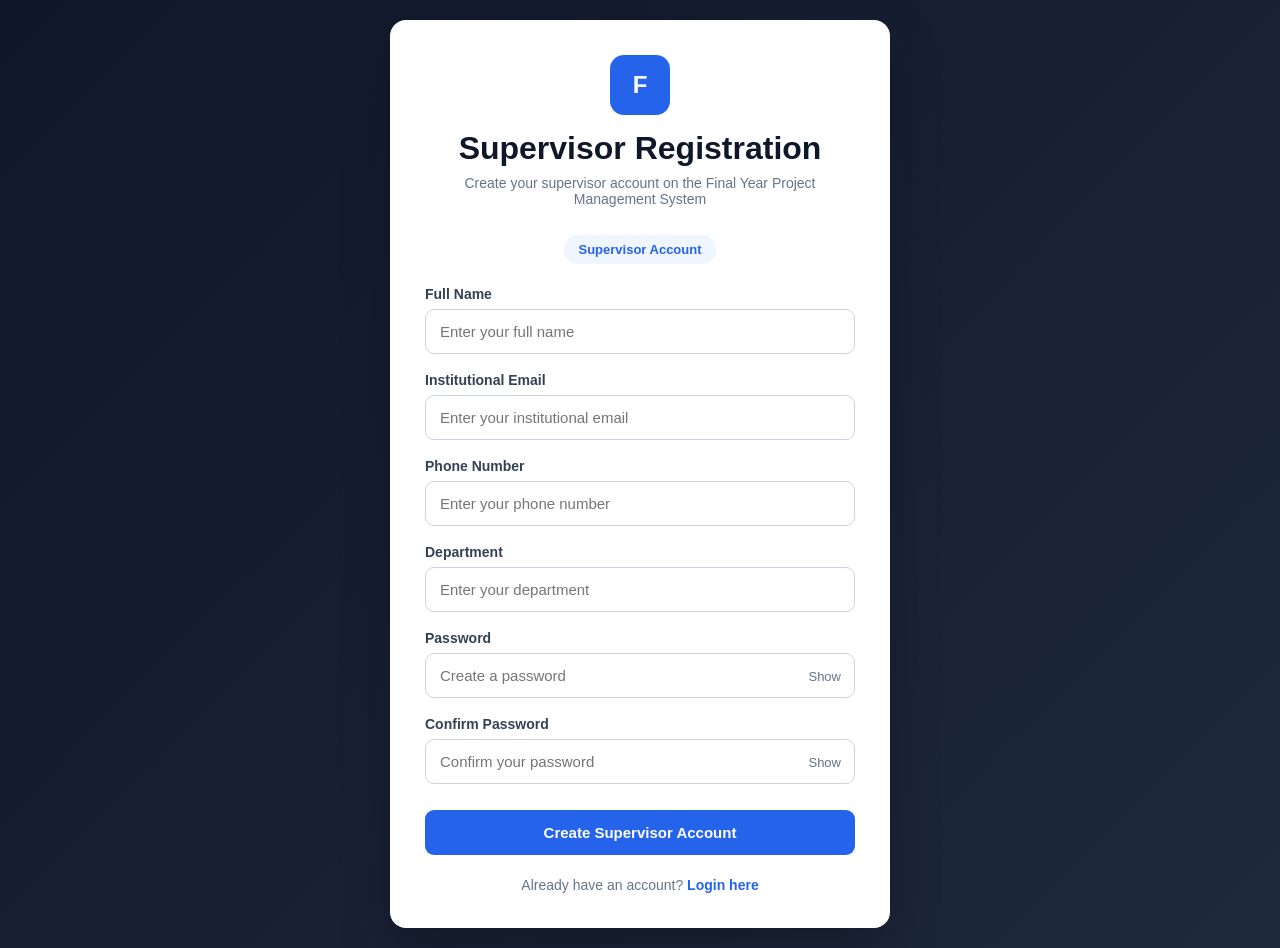
<file: supervisor-register.html>
<!DOCTYPE html>
<html lang="en">
<head>
    <meta charset="UTF-8">
    <meta name="viewport" content="width=device-width, initial-scale=1.0">
    <title>Supervisor Registration - FYPMS</title>

    <style>
        * {
            margin: 0;
            padding: 0;
            box-sizing: border-box;
            font-family: Arial, sans-serif;
        }

        body {
            min-height: 100vh;
            background: linear-gradient(135deg, #0f172a, #1e293b);
            display: flex;
            justify-content: center;
            align-items: center;
            padding: 20px;
        }

        .register-container {
            width: 100%;
            max-width: 500px;
            background: #fff;
            border-radius: 16px;
            padding: 35px;
            box-shadow: 0 20px 50px rgba(0, 0, 0, 0.25);
        }

        .logo {
            width: 60px;
            height: 60px;
            margin: 0 auto 15px;
            border-radius: 14px;
            background: #2563eb;
            color: #fff;
            display: flex;
            align-items: center;
            justify-content: center;
            font-size: 24px;
            font-weight: bold;
        }

        h1 {
            text-align: center;
            color: #0f172a;
            margin-bottom: 8px;
        }

        .subtitle {
            text-align: center;
            color: #64748b;
            margin-bottom: 28px;
            font-size: 14px;
        }

        .form-group {
            margin-bottom: 18px;
        }

        label {
            display: block;
            margin-bottom: 7px;
            color: #334155;
            font-size: 14px;
            font-weight: 600;
        }

        input {
            width: 100%;
            padding: 13px 14px;
            border: 1px solid #cbd5e1;
            border-radius: 9px;
            outline: none;
            font-size: 15px;
            transition: 0.2s;
        }

        input:focus {
            border-color: #2563eb;
            box-shadow: 0 0 0 3px rgba(37, 99, 235, 0.1);
        }

        .password-wrapper {
            position: relative;
        }

        .password-wrapper input {
            padding-right: 50px;
        }

        .toggle-password {
            position: absolute;
            right: 14px;
            top: 50%;
            transform: translateY(-50%);
            border: none;
            background: transparent;
            cursor: pointer;
            color: #64748b;
            font-size: 13px;
        }

        .btn {
            width: 100%;
            padding: 14px;
            border: none;
            border-radius: 9px;
            background: #2563eb;
            color: white;
            font-size: 15px;
            font-weight: 600;
            cursor: pointer;
            margin-top: 8px;
            transition: 0.2s;
        }

        .btn:hover {
            background: #1d4ed8;
        }

        .btn:disabled {
            opacity: 0.6;
            cursor: not-allowed;
        }

        .message {
            display: none;
            padding: 12px;
            border-radius: 8px;
            margin-bottom: 18px;
            font-size: 14px;
        }

        .message.error {
            display: block;
            background: #fee2e2;
            color: #b91c1c;
        }

        .message.success {
            display: block;
            background: #dcfce7;
            color: #166534;
        }

        .login-link {
            text-align: center;
            margin-top: 22px;
            font-size: 14px;
            color: #64748b;
        }

        .login-link a {
            color: #2563eb;
            text-decoration: none;
            font-weight: 600;
        }

        .login-link a:hover {
            text-decoration: underline;
        }

        .role-badge {
            text-align: center;
            margin-bottom: 22px;
        }

        .role-badge span {
            display: inline-block;
            padding: 7px 14px;
            background: #eff6ff;
            color: #2563eb;
            border-radius: 20px;
            font-size: 13px;
            font-weight: 600;
        }

        @media (max-width: 500px) {
            .register-container {
                padding: 25px 20px;
            }
        }
    </style>
</head>

<body>

<div class="register-container">

    <div class="logo">F</div>

    <h1>Supervisor Registration</h1>

    <p class="subtitle">
        Create your supervisor account on the Final Year Project Management System
    </p>

    <div class="role-badge">
        <span>Supervisor Account</span>
    </div>

    <div id="message" class="message"></div>

    <form id="supervisorRegisterForm">

        <!-- Full Name -->
        <div class="form-group">
            <label for="fullname">Full Name</label>
            <input
                type="text"
                id="fullname"
                name="fullname"
                placeholder="Enter your full name"
                required
            >
        </div>

        <!-- Email -->
        <div class="form-group">
            <label for="email">Institutional Email</label>
            <input
                type="email"
                id="email"
                name="email"
                placeholder="Enter your institutional email"
                required
            >
        </div>

        <!-- Phone -->
        <div class="form-group">
            <label for="phone">Phone Number</label>
            <input
                type="tel"
                id="phone"
                name="phone"
                placeholder="Enter your phone number"
                required
            >
        </div>

        <!-- Department -->
        <div class="form-group">
            <label for="department">Department</label>
            <input
                type="text"
                id="department"
                name="department"
                placeholder="Enter your department"
                required
            >
        </div>

        <!-- Password -->
        <div class="form-group">
            <label for="password">Password</label>

            <div class="password-wrapper">
                <input
                    type="password"
                    id="password"
                    name="password"
                    placeholder="Create a password"
                    minlength="6"
                    required
                >

                <button
                    type="button"
                    class="toggle-password"
                    onclick="togglePassword('password', this)"
                >
                    Show
                </button>
            </div>
        </div>

        <!-- Confirm Password -->
        <div class="form-group">
            <label for="confirm_password">Confirm Password</label>

            <div class="password-wrapper">
                <input
                    type="password"
                    id="confirm_password"
                    name="confirm_password"
                    placeholder="Confirm your password"
                    minlength="6"
                    required
                >

                <button
                    type="button"
                    class="toggle-password"
                    onclick="togglePassword('confirm_password', this)"
                >
                    Show
                </button>
            </div>
        </div>

        <button
            type="submit"
            class="btn"
            id="registerBtn"
        >
            Create Supervisor Account
        </button>

    </form>

    <div class="login-link">
        Already have an account?
        <a href="index.html">Login here</a>
    </div>

</div>


<script>

const API_URL = "api/auth/register.php";

const form = document.getElementById("supervisorRegisterForm");
const messageBox = document.getElementById("message");
const registerBtn = document.getElementById("registerBtn");


function showMessage(message, type) {
    messageBox.textContent = message;
    messageBox.className = "message " + type;
}


function togglePassword(inputId, button) {

    const input = document.getElementById(inputId);

    if (input.type === "password") {
        input.type = "text";
        button.textContent = "Hide";
    } else {
        input.type = "password";
        button.textContent = "Show";
    }
}


form.addEventListener("submit", async function (e) {

    e.preventDefault();

    const fullname = document.getElementById("fullname").value.trim();
    const email = document.getElementById("email").value.trim();
    const phone = document.getElementById("phone").value.trim();
    const department = document.getElementById("department").value.trim();
    const password = document.getElementById("password").value;
    const confirmPassword = document.getElementById("confirm_password").value;

    // Validation
    if (!fullname || !email || !phone || !department || !password || !confirmPassword) {
        showMessage("Please fill in all fields.", "error");
        return;
    }

    if (password.length < 6) {
        showMessage("Password must be at least 6 characters.", "error");
        return;
    }

    if (password !== confirmPassword) {
        showMessage("Passwords do not match.", "error");
        return;
    }

    registerBtn.disabled = true;
    registerBtn.textContent = "Creating Account...";

    try {

        const response = await fetch(API_URL, {
            method: "POST",
            headers: {
                "Content-Type": "application/json"
            },
            credentials: "same-origin",

            body: JSON.stringify({
                role: "supervisor",
                fullname: fullname,
                email: email,
                phone: phone,
                department: department,
                password: password,
                confirm_password: confirmPassword
            })
        });

        const data = await response.json();

        if (data.success) {

            showMessage(
                data.message || "Supervisor account created successfully.",
                "success"
            );

            form.reset();

            setTimeout(() => {
                window.location.href = "index.html";
            }, 1500);

        } else {

            showMessage(
                data.message || "Registration failed. Please try again.",
                "error"
            );
        }

    } catch (error) {

        console.error("Registration error:", error);

        showMessage(
            "Unable to connect to the server. Please try again.",
            "error"
        );

    } finally {

        registerBtn.disabled = false;
        registerBtn.textContent = "Create Supervisor Account";
    }

});

</script>

</body>
</html>
</file>
